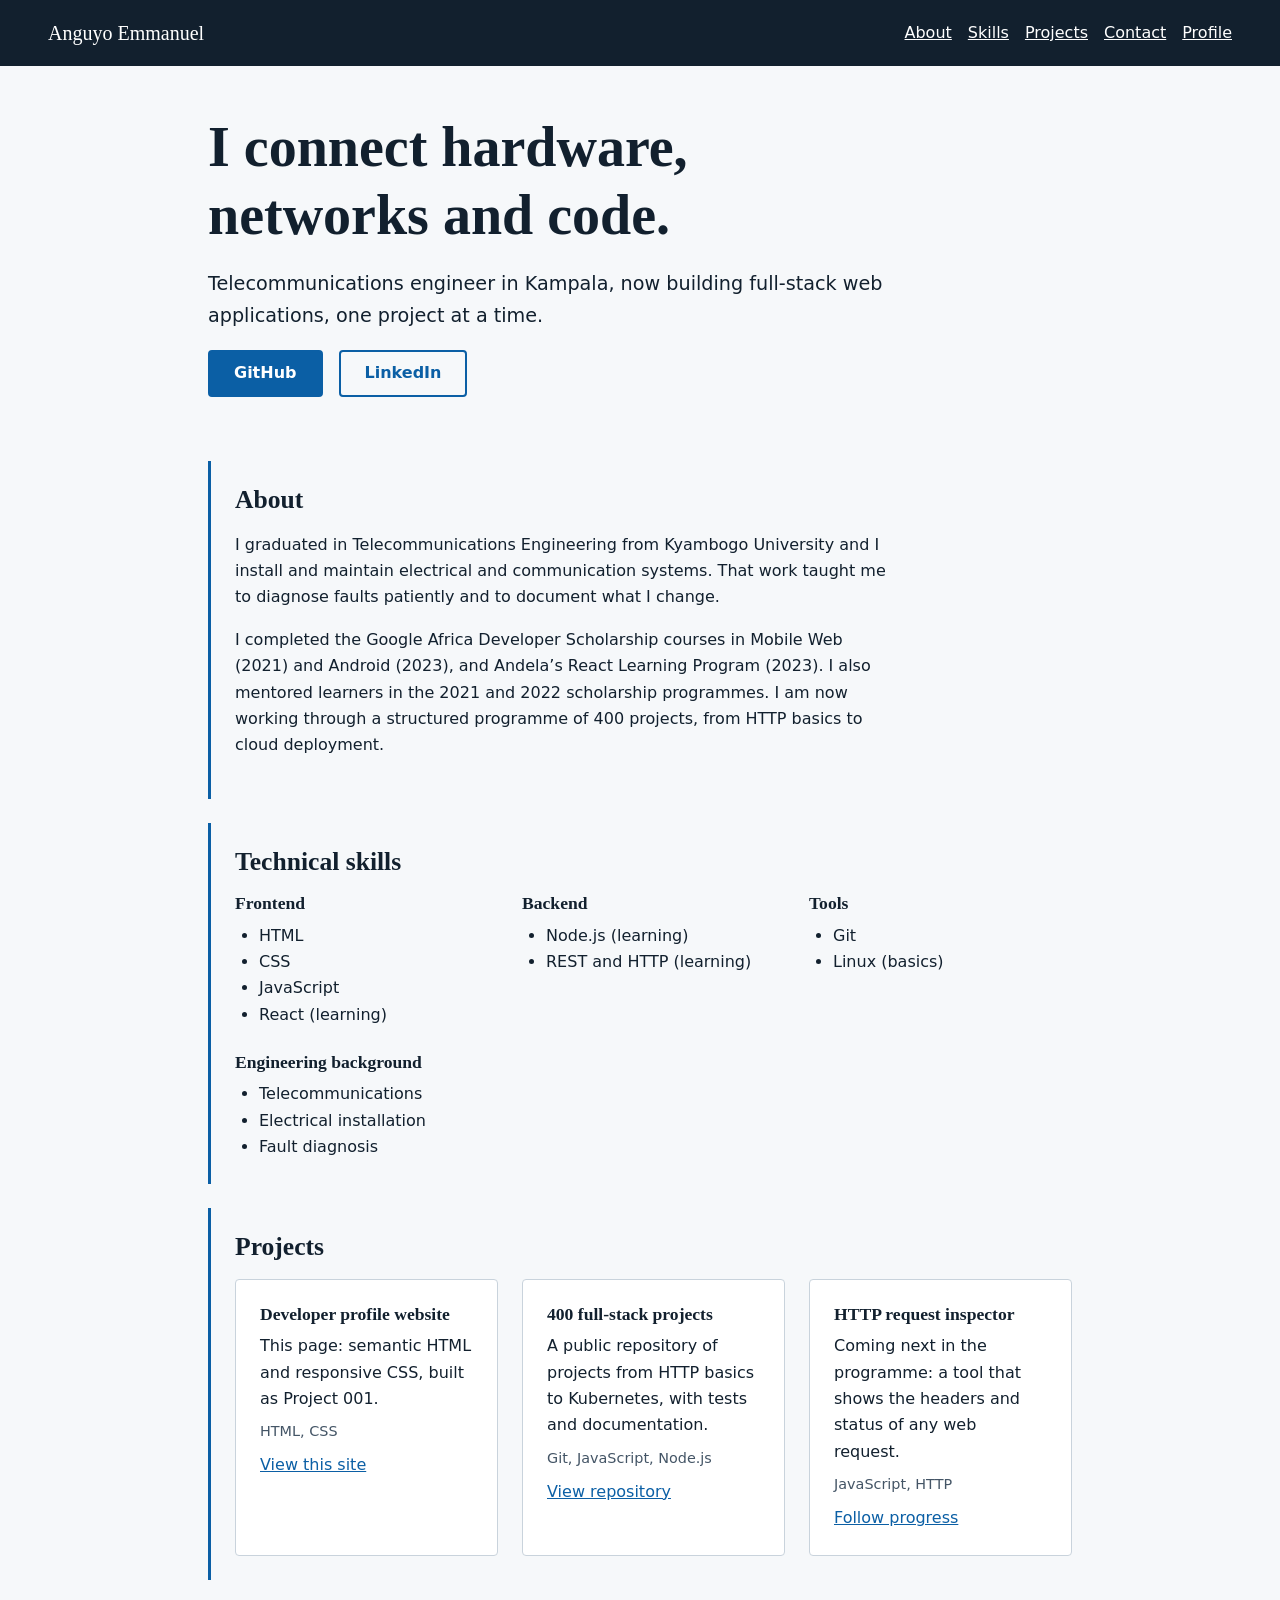
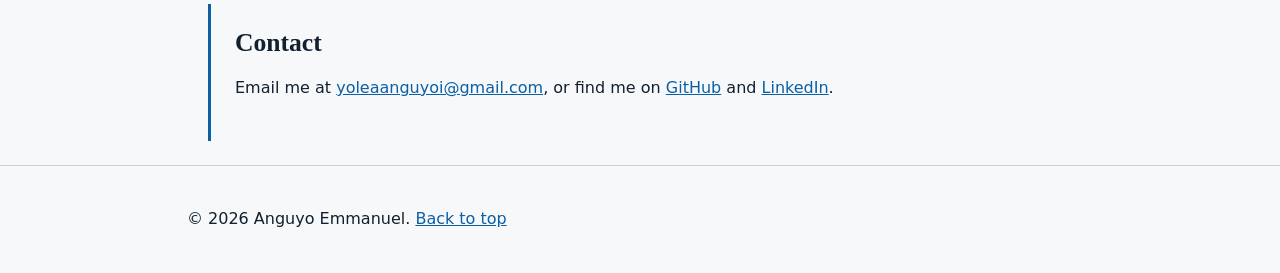
<file: 01-web-foundations/project-001-developer-profile/index.html>
<!DOCTYPE html>
<html lang="en">
<head>
  <meta charset="UTF-8">
  <meta name="viewport" content="width=device-width, initial-scale=1">
  <title>Anguyo Emmanuel | Telecom engineer learning full-stack development</title>
  <meta name="description" content="Profile of Anguyo Emmanuel, a telecommunications engineer in Kampala building a full-stack developer portfolio.">
  <link rel="stylesheet" href="css/styles.css">
</head>
<body id="top">
  <a class="skip-link" href="#main">Skip to content</a>

  <header class="site-header">
    <p class="brand">Anguyo Emmanuel</p>
    <nav aria-label="Main">
      <a href="#about">About</a>
      <a href="#skills">Skills</a>
      <a href="#projects">Projects</a>
      <a href="#contact">Contact</a>
      <a href="../project-002-profile-page/">Profile</a>
    </nav>
  </header>

  <main id="main">
    <section class="intro" aria-labelledby="intro-title">
      <h1 id="intro-title">I connect hardware, networks and code.</h1>
      <p class="lead">Telecommunications engineer in Kampala, now building full-stack web applications, one project at a time.</p>
      <p class="links">
        <a class="button" href="https://github.com/Yoleaa">GitHub</a>
        <a class="button button-quiet" href="https://www.linkedin.com/in/anguyo-emmanuel-44457768/">LinkedIn</a>
      </p>
    </section>

    <section id="about" aria-labelledby="about-title">
      <h2 id="about-title">About</h2>
      <p>I graduated in Telecommunications Engineering from Kyambogo University and I install and maintain electrical and communication systems. That work taught me to diagnose faults patiently and to document what I change.</p>
      <p>I completed the Google Africa Developer Scholarship courses in Mobile Web (2021) and Android (2023), and Andela’s React Learning Program (2023). I also mentored learners in the 2021 and 2022 scholarship programmes. I am now working through a structured programme of 400 projects, from HTTP basics to cloud deployment.</p>
    </section>

    <section id="skills" aria-labelledby="skills-title">
      <h2 id="skills-title">Technical skills</h2>
      <div class="skill-groups">
        <div>
          <h3>Frontend</h3>
          <ul><li>HTML</li><li>CSS</li><li>JavaScript</li><li>React (learning)</li></ul>
        </div>
        <div>
          <h3>Backend</h3>
          <ul><li>Node.js (learning)</li><li>REST and HTTP (learning)</li></ul>
        </div>
        <div>
          <h3>Tools</h3>
          <ul><li>Git</li><li>Linux (basics)</li></ul>
        </div>
        <div>
          <h3>Engineering background</h3>
          <ul><li>Telecommunications</li><li>Electrical installation</li><li>Fault diagnosis</li></ul>
        </div>
      </div>
    </section>

    <section id="projects" aria-labelledby="projects-title">
      <h2 id="projects-title">Projects</h2>
      <div class="cards">
        <article class="card">
          <h3>Developer profile website</h3>
          <p>This page: semantic HTML and responsive CSS, built as Project 001.</p>
          <p class="tags">HTML, CSS</p>
          <a href="#top">View this site</a>
        </article>
        <article class="card">
          <h3>400 full-stack projects</h3>
          <p>A public repository of projects from HTTP basics to Kubernetes, with tests and documentation.</p>
          <p class="tags">Git, JavaScript, Node.js</p>
          <a href="https://github.com/Yoleaa/fullstack-engineering-projects">View repository</a>
        </article>
        <article class="card">
          <h3>HTTP request inspector</h3>
          <p>Coming next in the programme: a tool that shows the headers and status of any web request.</p>
          <p class="tags">JavaScript, HTTP</p>
          <a href="https://github.com/Yoleaa/fullstack-engineering-projects">Follow progress</a>
        </article>
      </div>
    </section>

    <section id="contact" aria-labelledby="contact-title">
      <h2 id="contact-title">Contact</h2>
      <p>Email me at <a href="mailto:yoleaanguyoi@gmail.com">yoleaanguyoi@gmail.com</a>, or find me on <a href="https://github.com/Yoleaa">GitHub</a> and <a href="https://www.linkedin.com/in/anguyo-emmanuel-44457768/">LinkedIn</a>.</p>
    </section>
  </main>

  <footer class="site-footer">
    <p>&copy; 2026 Anguyo Emmanuel. <a href="#top">Back to top</a></p>
  </footer>
</body>
</html>
</file>
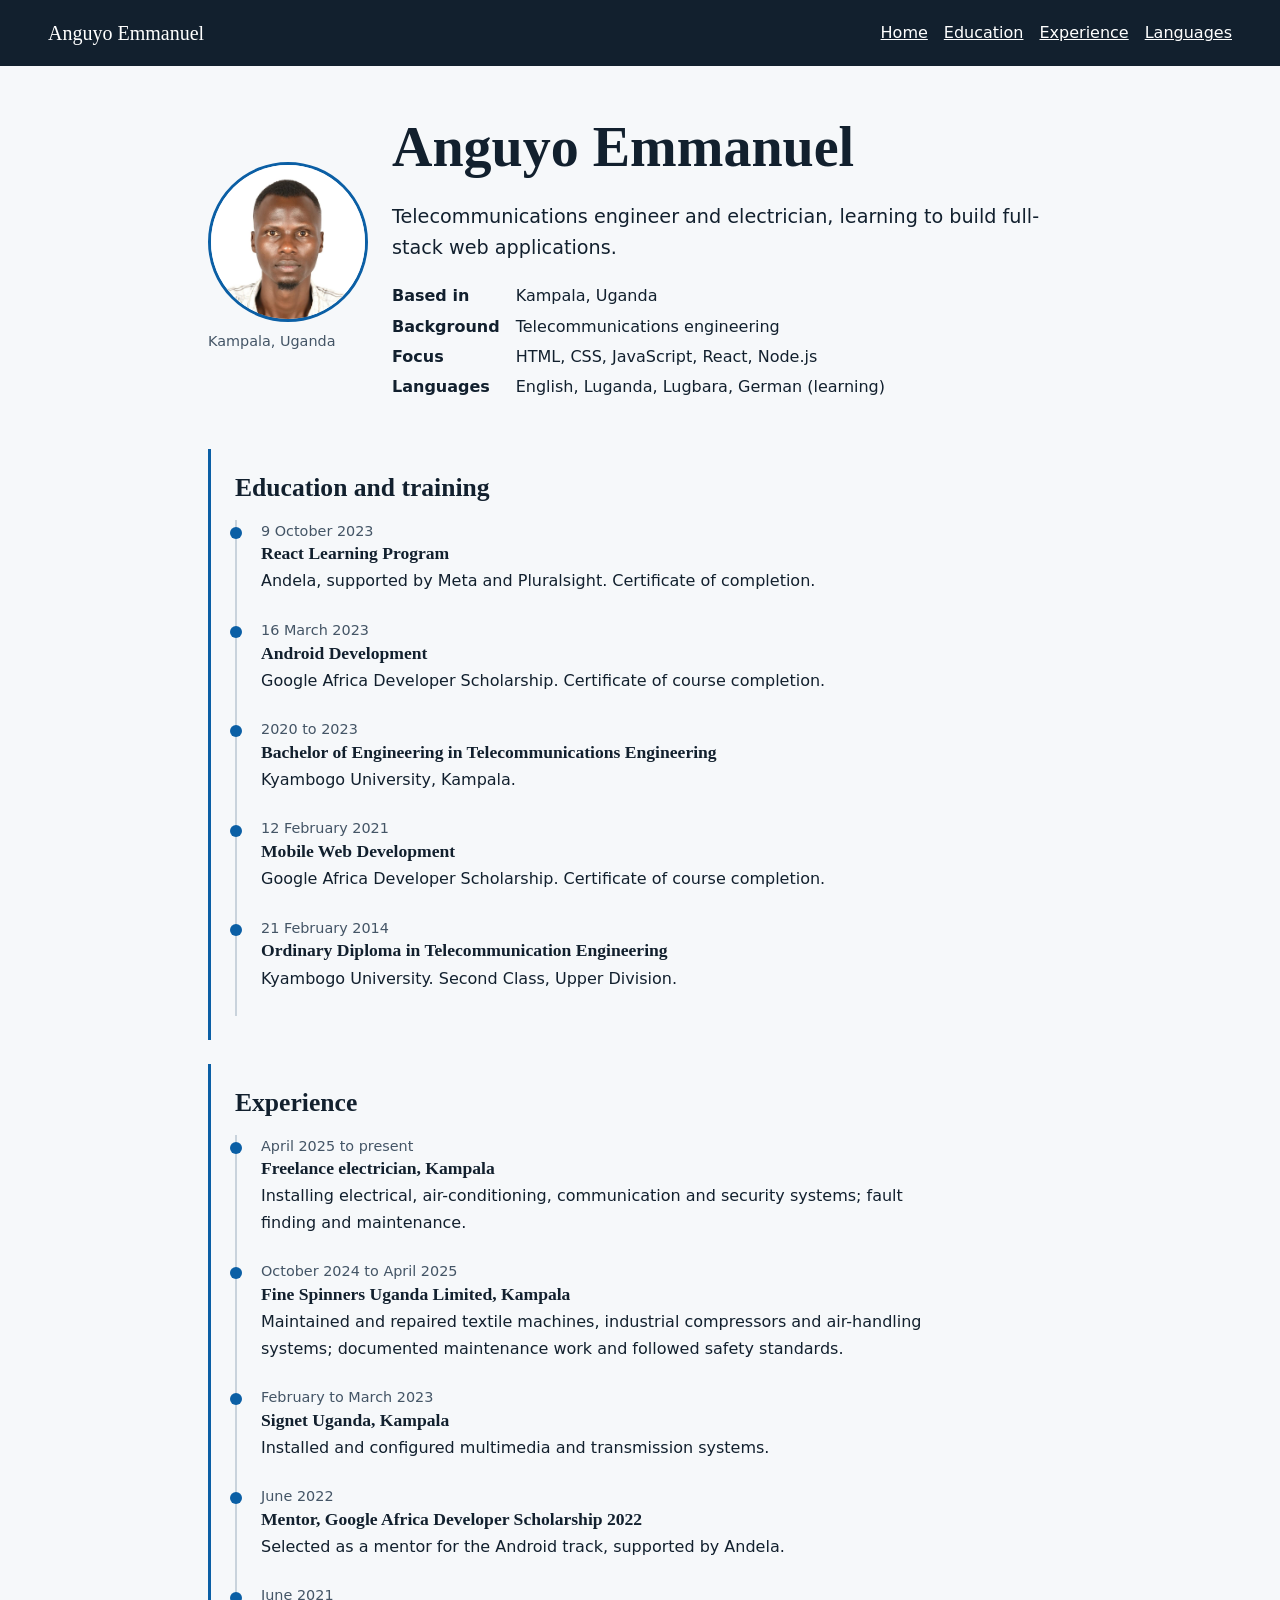
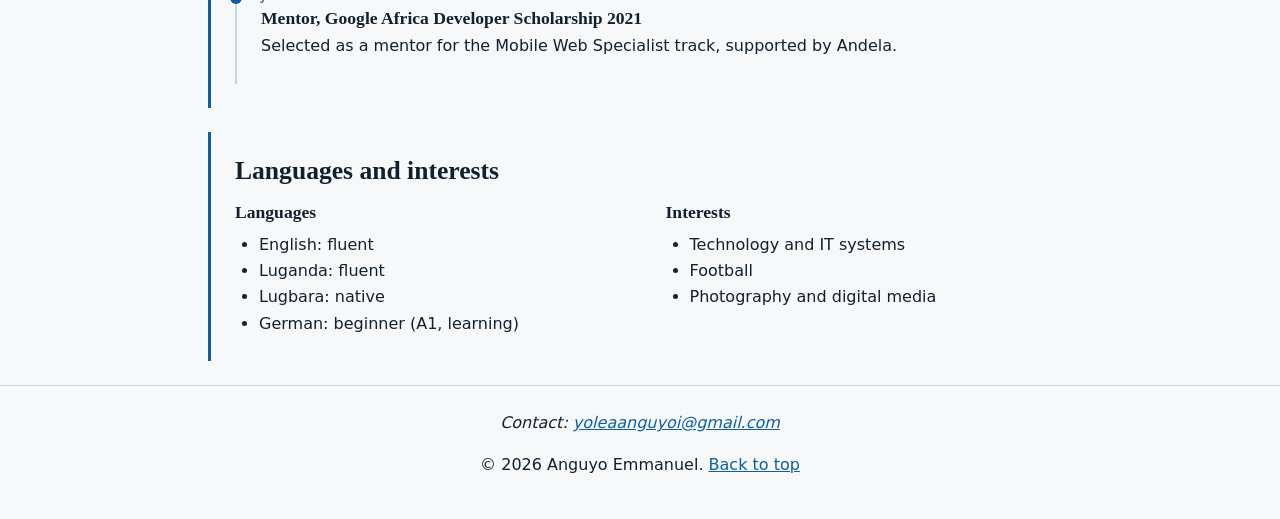
<file: 01-web-foundations/project-002-profile-page/index.html>
<!DOCTYPE html>
<html lang="en">
<head>
  <meta charset="UTF-8">
  <meta name="viewport" content="width=device-width, initial-scale=1">
  <title>Profile | Anguyo Emmanuel</title>
  <meta name="description" content="Education, training, experience and languages of Anguyo Emmanuel, a telecommunications engineer in Kampala learning full-stack development.">
  <link rel="stylesheet" href="css/styles.css">
</head>
<body id="top">
  <a class="skip-link" href="#main">Skip to content</a>

  <header class="site-header">
    <p class="brand">Anguyo Emmanuel</p>
    <nav aria-label="Main">
      <a href="../project-001-developer-profile/index.html">Home</a>
      <a href="#education">Education</a>
      <a href="#experience">Experience</a>
      <a href="#languages">Languages</a>
    </nav>
  </header>

  <main id="main">
    <section class="profile-head" aria-labelledby="profile-title">
      <figure class="portrait">
        <img src="assets/Anguyo.jpg" alt="Portrait of Anguyo Emmanuel" width="160" height="160">
        <figcaption>Kampala, Uganda</figcaption>
      </figure>
      <div>
        <h1 id="profile-title">Anguyo Emmanuel</h1>
        <p class="lead">Telecommunications engineer and electrician, learning to build full-stack web applications.</p>
        <dl class="facts">
          <dt>Based in</dt><dd>Kampala, Uganda</dd>
          <dt>Background</dt><dd>Telecommunications engineering</dd>
          <dt>Focus</dt><dd>HTML, CSS, JavaScript, React, Node.js</dd>
          <dt>Languages</dt><dd>English, Luganda, Lugbara, German (learning)</dd>
        </dl>
      </div>
    </section>

    <section id="education" aria-labelledby="education-title">
      <h2 id="education-title">Education and training</h2>
      <ol class="timeline">
        <li>
          <time datetime="2023-10-09">9 October 2023</time>
          <h3>React Learning Program</h3>
          <p>Andela, supported by Meta and Pluralsight. Certificate of completion.</p>
        </li>
        <li>
          <time datetime="2023-03-16">16 March 2023</time>
          <h3>Android Development</h3>
          <p>Google Africa Developer Scholarship. Certificate of course completion.</p>
        </li>
        <li>
          <time datetime="2020">2020 to 2023</time>
          <h3>Bachelor of Engineering in Telecommunications Engineering</h3>
          <p>Kyambogo University, Kampala.</p>
        </li>
        <li>
          <time datetime="2021-02-12">12 February 2021</time>
          <h3>Mobile Web Development</h3>
          <p>Google Africa Developer Scholarship. Certificate of course completion.</p>
        </li>
        <li>
          <time datetime="2014-02-21">21 February 2014</time>
          <h3>Ordinary Diploma in Telecommunication Engineering</h3>
          <p>Kyambogo University. Second Class, Upper Division.</p>
        </li>
      </ol>
    </section>

    <section id="experience" aria-labelledby="experience-title">
      <h2 id="experience-title">Experience</h2>
      <ol class="timeline">
        <li>
          <time datetime="2025-04">April 2025 to present</time>
          <h3>Freelance electrician, Kampala</h3>
          <p>Installing electrical, air-conditioning, communication and security systems; fault finding and maintenance.</p>
        </li>
        <li>
          <time datetime="2024-10">October 2024 to April 2025</time>
          <h3>Fine Spinners Uganda Limited, Kampala</h3>
          <p>Maintained and repaired textile machines, industrial compressors and air-handling systems; documented maintenance work and followed safety standards.</p>
        </li>
        <li>
          <time datetime="2023-02">February to March 2023</time>
          <h3>Signet Uganda, Kampala</h3>
          <p>Installed and configured multimedia and transmission systems.</p>
        </li>
        <li>
          <time datetime="2022-06">June 2022</time>
          <h3>Mentor, Google Africa Developer Scholarship 2022</h3>
          <p>Selected as a mentor for the Android track, supported by Andela.</p>
        </li>
        <li>
          <time datetime="2021-06">June 2021</time>
          <h3>Mentor, Google Africa Developer Scholarship 2021</h3>
          <p>Selected as a mentor for the Mobile Web Specialist track, supported by Andela.</p>
        </li>
      </ol>
    </section>

    <section id="languages" aria-labelledby="languages-title">
      <h2 id="languages-title">Languages and interests</h2>
      <div class="two-col">
        <div>
          <h3>Languages</h3>
          <ul>
            <li>English: fluent</li>
            <li>Luganda: fluent</li>
            <li>Lugbara: native</li>
            <li>German: beginner (A1, learning)</li>
          </ul>
        </div>
        <div>
          <h3>Interests</h3>
          <ul>
            <li>Technology and IT systems</li>
            <li>Football</li>
            <li>Photography and digital media</li>
          </ul>
        </div>
      </div>
    </section>
  </main>

  <footer class="site-footer">
    <address>Contact: <a href="mailto:yoleaanguyoi@gmail.com">yoleaanguyoi@gmail.com</a></address>
    <p>&copy; 2026 Anguyo Emmanuel. <a href="#top">Back to top</a></p>
  </footer>
</body>
</html>
</file>
<file: 01-web-foundations/project-001-developer-profile/css/styles.css>
/* Project 001: developer profile. Mobile-first; one media query adds the wide layout. */
:root {
  --ink: #12202e;
  --paper: #f6f8fa;
  --surface: #ffffff;
  --signal: #0b5fa5;      /* links, trace line: about 6:1 on paper */
  --line: #c9d3dc;
  --space-1: 4px;
  --space-2: 8px;
  --space-3: 16px;
  --space-4: 24px;
  --space-5: 48px;
  --font-body: system-ui, -apple-system, "Segoe UI", Roboto, Arial, sans-serif;
  --font-head: "Iowan Old Style", Georgia, "Times New Roman", serif;
}

*, *::before, *::after { box-sizing: border-box; }

body {
  margin: 0;
  font-family: var(--font-body);
  color: var(--ink);
  background: var(--paper);
  line-height: 1.65;
}

a { color: var(--signal); }
a:focus-visible { outline: 3px solid var(--signal); outline-offset: 3px; }

.skip-link { position: absolute; left: -999px; top: var(--space-2); }
.skip-link:focus { left: var(--space-3); background: var(--surface); padding: var(--space-2) var(--space-3); z-index: 10; }

/* Header: brand and navigation wrap onto two lines on phones */
.site-header {
  display: flex;
  flex-wrap: wrap;
  align-items: center;
  justify-content: space-between;
  gap: var(--space-2) var(--space-4);
  padding: var(--space-3);
  background: var(--ink);
}
.brand { margin: 0; font-family: var(--font-head); font-size: 1.25rem; color: #fff; }
.site-header nav { display: flex; flex-wrap: wrap; gap: var(--space-3); }
.site-header nav a { color: #fff; padding: var(--space-1) 0; }
.site-header a:focus-visible { outline-color: #fff; }

main { max-width: 56rem; margin: 0 auto; padding: 0 var(--space-3); }

/* Sections carry a thin "trace" line on the left, like a cable run on a plan */
main > section { padding: var(--space-4) 0 var(--space-4) var(--space-3); border-left: 3px solid var(--signal); margin: var(--space-4) 0; }
main > section.intro { border-left: 0; padding-left: 0; padding-top: var(--space-5); margin-top: 0; }

h1, h2, h3 { font-family: var(--font-head); line-height: 1.2; }
h1 { font-size: clamp(2rem, 7vw, 3.5rem); margin: 0 0 var(--space-3); max-width: 18ch; }
h2 { font-size: 1.6rem; margin: 0 0 var(--space-3); }
h3 { font-size: 1.1rem; margin: 0 0 var(--space-2); }
p { max-width: 65ch; }
.lead { font-size: 1.2rem; }

.links { display: flex; flex-wrap: wrap; gap: var(--space-3); }
.button {
  display: inline-block;
  padding: var(--space-2) var(--space-4);
  border: 2px solid var(--signal);
  background: var(--signal);
  color: #fff;
  text-decoration: none;
  font-weight: 600;
  border-radius: 4px;
}
.button-quiet { background: transparent; color: var(--signal); }

/* Skills: Grid with auto-fit columns, no media query needed */
.skill-groups { display: grid; grid-template-columns: repeat(auto-fit, minmax(13rem, 1fr)); gap: var(--space-4); }
.skill-groups ul { margin: 0; padding-left: var(--space-4); }

/* Project cards */
.cards { display: grid; grid-template-columns: 1fr; gap: var(--space-4); }
.card { background: var(--surface); border: 1px solid var(--line); border-radius: 4px; padding: var(--space-4); }
.card p { margin: 0 0 var(--space-2); }
.tags { color: #445566; font-size: 0.9rem; }

.site-footer { padding: var(--space-4) var(--space-3); border-top: 1px solid var(--line); text-align: center; }

/* Wide layout */
@media (min-width: 768px) {
  .site-header { padding: var(--space-3) var(--space-5); }
  main > section { padding-left: var(--space-4); }
  .cards { grid-template-columns: repeat(3, 1fr); }
}
</file>
<file: 01-web-foundations/project-002-profile-page/css/styles.css>
/* Project 001: developer profile. Mobile-first; one media query adds the wide layout. */
:root {
  --ink: #12202e;
  --paper: #f6f8fa;
  --surface: #ffffff;
  --signal: #0b5fa5;      /* links, trace line: about 6:1 on paper */
  --line: #c9d3dc;
  --space-1: 4px;
  --space-2: 8px;
  --space-3: 16px;
  --space-4: 24px;
  --space-5: 48px;
  --font-body: system-ui, -apple-system, "Segoe UI", Roboto, Arial, sans-serif;
  --font-head: "Iowan Old Style", Georgia, "Times New Roman", serif;
}

*, *::before, *::after { box-sizing: border-box; }

body {
  margin: 0;
  font-family: var(--font-body);
  color: var(--ink);
  background: var(--paper);
  line-height: 1.65;
}

a { color: var(--signal); }
a:focus-visible { outline: 3px solid var(--signal); outline-offset: 3px; }

.skip-link { position: absolute; left: -999px; top: var(--space-2); }
.skip-link:focus { left: var(--space-3); background: var(--surface); padding: var(--space-2) var(--space-3); z-index: 10; }

/* Header: brand and navigation wrap onto two lines on phones */
.site-header {
  display: flex;
  flex-wrap: wrap;
  align-items: center;
  justify-content: space-between;
  gap: var(--space-2) var(--space-4);
  padding: var(--space-3);
  background: var(--ink);
}
.brand { margin: 0; font-family: var(--font-head); font-size: 1.25rem; color: #fff; }
.site-header nav { display: flex; flex-wrap: wrap; gap: var(--space-3); }
.site-header nav a { color: #fff; padding: var(--space-1) 0; }
.site-header a:focus-visible { outline-color: #fff; }

main { max-width: 56rem; margin: 0 auto; padding: 0 var(--space-3); }

/* Sections carry a thin "trace" line on the left, like a cable run on a plan */
main > section { padding: var(--space-4) 0 var(--space-4) var(--space-3); border-left: 3px solid var(--signal); margin: var(--space-4) 0; }
main > section.intro { border-left: 0; padding-left: 0; padding-top: var(--space-5); margin-top: 0; }

h1, h2, h3 { font-family: var(--font-head); line-height: 1.2; }
h1 { font-size: clamp(2rem, 7vw, 3.5rem); margin: 0 0 var(--space-3); max-width: 18ch; }
h2 { font-size: 1.6rem; margin: 0 0 var(--space-3); }
h3 { font-size: 1.1rem; margin: 0 0 var(--space-2); }
p { max-width: 65ch; }
.lead { font-size: 1.2rem; }

.links { display: flex; flex-wrap: wrap; gap: var(--space-3); }
.button {
  display: inline-block;
  padding: var(--space-2) var(--space-4);
  border: 2px solid var(--signal);
  background: var(--signal);
  color: #fff;
  text-decoration: none;
  font-weight: 600;
  border-radius: 4px;
}
.button-quiet { background: transparent; color: var(--signal); }

/* Skills: Grid with auto-fit columns, no media query needed */
.skill-groups { display: grid; grid-template-columns: repeat(auto-fit, minmax(13rem, 1fr)); gap: var(--space-4); }
.skill-groups ul { margin: 0; padding-left: var(--space-4); }

/* Project cards */
.cards { display: grid; grid-template-columns: 1fr; gap: var(--space-4); }
.card { background: var(--surface); border: 1px solid var(--line); border-radius: 4px; padding: var(--space-4); }
.card p { margin: 0 0 var(--space-2); }
.tags { color: #445566; font-size: 0.9rem; }

.site-footer { padding: var(--space-4) var(--space-3); border-top: 1px solid var(--line); text-align: center; }

/* Wide layout */
@media (min-width: 768px) {
  .site-header { padding: var(--space-3) var(--space-5); }
  main > section { padding-left: var(--space-4); }
  .cards { grid-template-columns: repeat(3, 1fr); }
}

/* ---- Project 002 additions: profile header, facts list, timeline ---- */
main > section.profile-head { border-left: 0; padding-left: 0; padding-top: var(--space-5); margin-top: 0; display: grid; gap: var(--space-4); align-items: center; }
.portrait { margin: 0; max-width: 160px; }
.portrait img { display: block; max-width: 100%; height: auto; border-radius: 50%; border: 3px solid var(--signal); background: var(--surface); }
.portrait figcaption { margin-top: var(--space-2); color: #445566; font-size: 0.9rem; }

.facts { display: grid; grid-template-columns: max-content 1fr; gap: var(--space-1) var(--space-3); margin: var(--space-3) 0 0; }
.facts dt { font-weight: 600; }
.facts dd { margin: 0; }

.timeline { list-style: none; margin: 0; padding: 0; }
.timeline li { position: relative; padding: 0 0 var(--space-4) var(--space-4); border-left: 2px solid var(--line); }
.timeline li::before { content: ""; position: absolute; left: -7px; top: 0.45rem; width: 12px; height: 12px; border-radius: 50%; background: var(--signal); }
.timeline time { display: block; font-size: 0.9rem; color: #445566; }
.timeline h3 { margin: 0 0 var(--space-1); }
.timeline p { margin: 0; }

.two-col { display: grid; gap: var(--space-4); }
.two-col ul { margin: 0; padding-left: var(--space-4); }

@media (min-width: 768px) {
  main > section.profile-head { grid-template-columns: 160px 1fr; }
  .two-col { grid-template-columns: 1fr 1fr; }
}

.site-footer p, .site-footer address { margin-left: auto; margin-right: auto; }
</file>
